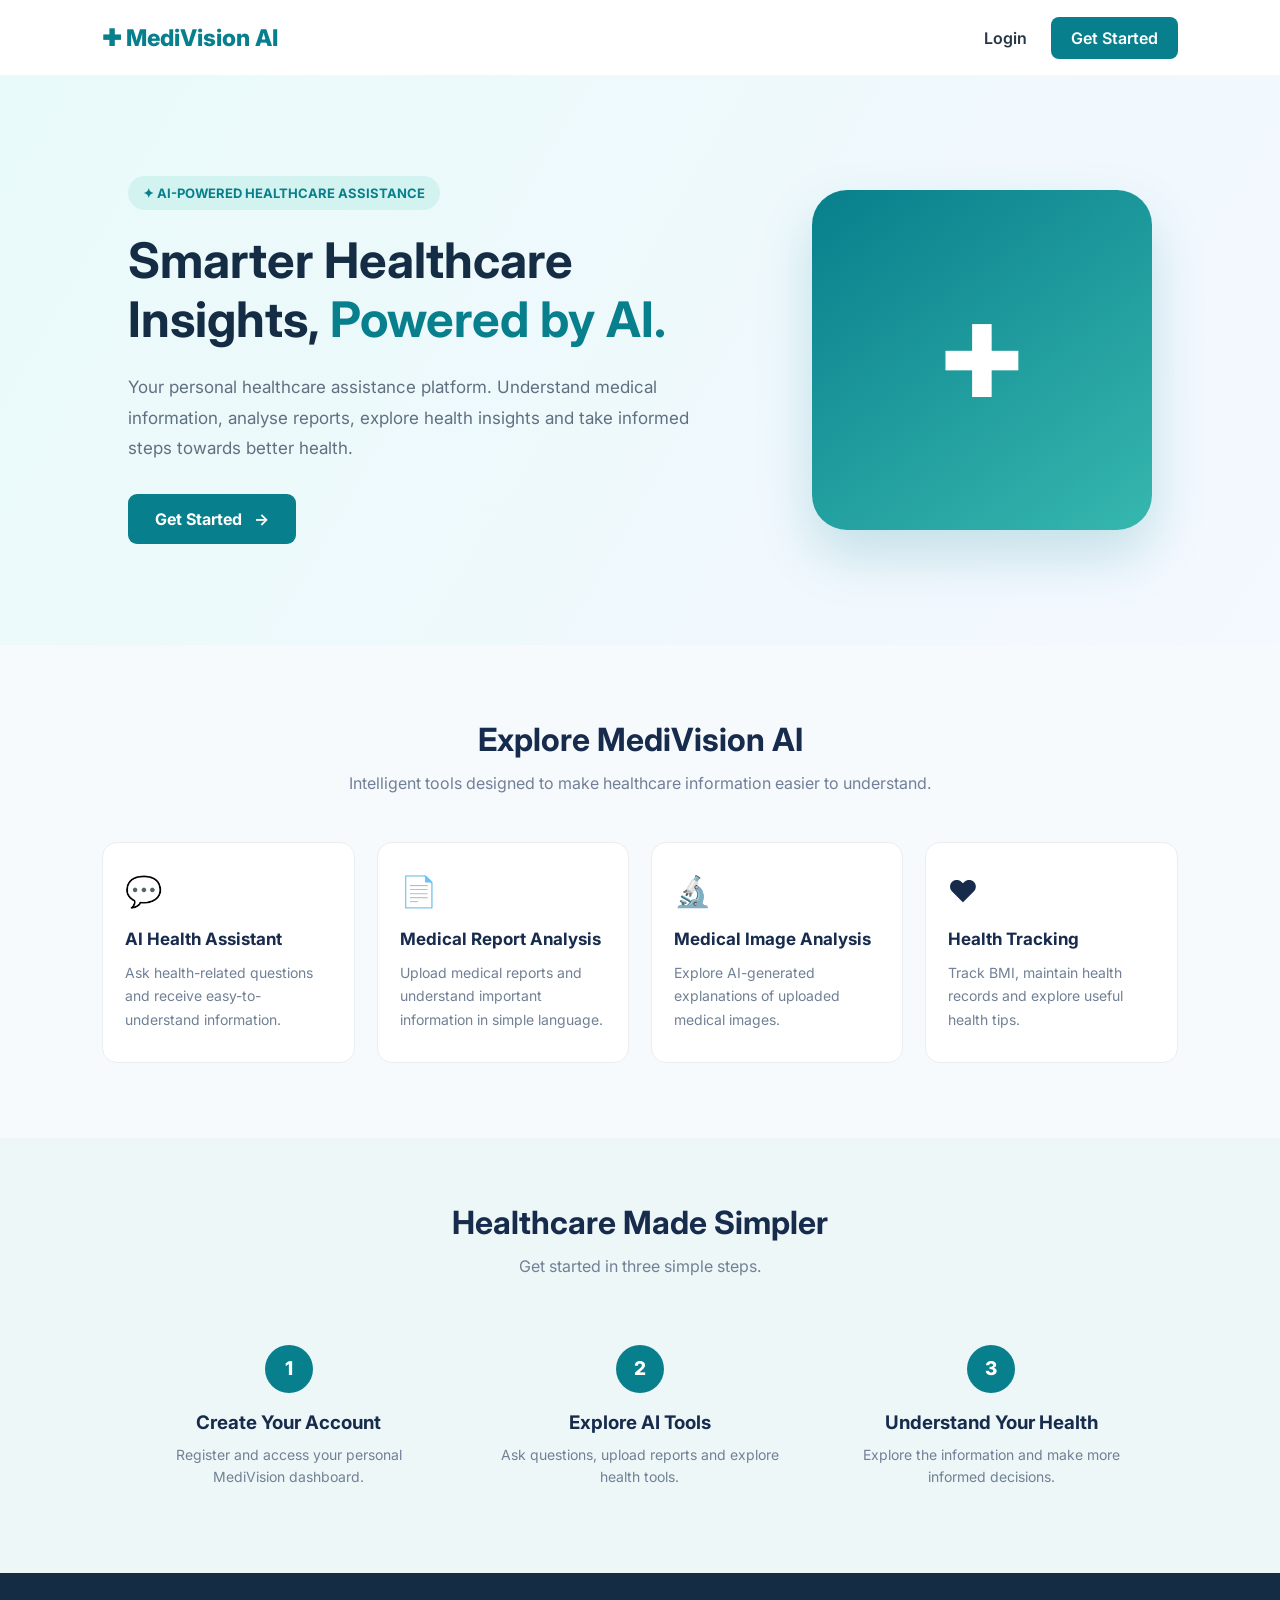
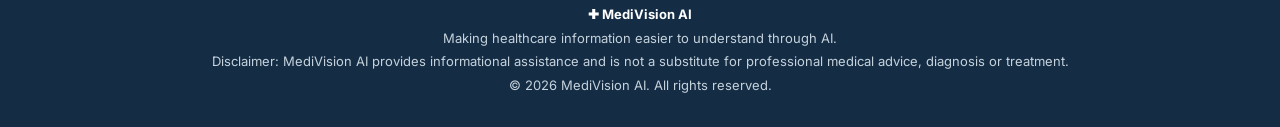
<file: templates/index.html>
<!DOCTYPE html>
<html lang="en">
<head>
    <meta charset="UTF-8">
    <meta name="viewport" content="width=device-width, initial-scale=1.0">
    <title>MediVision AI | Smarter Healthcare</title>

    <link href="https://fonts.googleapis.com/css2?family=Inter:wght@400;500;600;700;800&display=swap" rel="stylesheet">

    <style>
        * {
            margin: 0;
            padding: 0;
            box-sizing: border-box;
        }

        body {
            font-family: 'Inter', sans-serif;
            background: #f7fafc;
            color: #172b4d;
        }

        /* Navigation */
        nav {
            height: 75px;
            padding: 0 8%;
            display: flex;
            align-items: center;
            justify-content: space-between;
            background: white;
            box-shadow: 0 2px 15px rgba(0,0,0,0.04);
        }

        .logo {
            font-size: 23px;
            font-weight: 800;
            color: #087f8c;
        }

        .nav-buttons a {
            text-decoration: none;
            margin-left: 20px;
            font-weight: 600;
            color: #263746;
        }

        .nav-buttons .signup {
            background: #087f8c;
            color: white;
            padding: 11px 20px;
            border-radius: 8px;
        }

        /* Hero */
        .hero {
            min-height: 570px;
            padding: 90px 10%;
            display: flex;
            align-items: center;
            justify-content: space-between;
            gap: 50px;
            background: linear-gradient(120deg, #e9fafa, #f4f8ff);
        }

        .hero-content {
            max-width: 600px;
        }

        .tag {
            display: inline-block;
            background: #d3f3f0;
            color: #087f8c;
            padding: 9px 15px;
            border-radius: 30px;
            font-size: 13px;
            font-weight: 700;
            margin-bottom: 22px;
        }

        .hero h1 {
            font-size: 49px;
            line-height: 1.2;
            margin-bottom: 22px;
            color: #142d45;
        }

        .hero h1 span {
            color: #087f8c;
        }

        .hero p {
            font-size: 17px;
            line-height: 1.8;
            color: #607080;
            margin-bottom: 30px;
        }

        .primary-btn {
            display: inline-block;
            background: #087f8c;
            color: white;
            padding: 15px 27px;
            border-radius: 9px;
            text-decoration: none;
            font-weight: 700;
            transition: 0.3s;
        }

        .primary-btn:hover {
            background: #06636d;
            transform: translateY(-2px);
        }

        .hero-visual {
            width: 340px;
            height: 340px;
            border-radius: 35px;
            background: linear-gradient(145deg, #087f8c, #36b7ae);
            display: flex;
            align-items: center;
            justify-content: center;
            color: white;
            font-size: 100px;
            box-shadow: 0 25px 55px rgba(8,127,140,0.2);
            flex-shrink: 0;
        }

        /* Features */
        .features {
            padding: 75px 8%;
            text-align: center;
        }

        .section-heading {
            font-size: 32px;
            margin-bottom: 12px;
            color: #172b4d;
        }

        .section-description {
            color: #718096;
            margin-bottom: 45px;
            line-height: 1.6;
        }

        .feature-grid {
            display: grid;
            grid-template-columns: repeat(4, 1fr);
            gap: 22px;
        }

        .feature-card {
            background: white;
            padding: 30px 22px;
            border-radius: 15px;
            text-align: left;
            border: 1px solid #e8eef2;
            transition: 0.3s;
        }

        .feature-card:hover {
            transform: translateY(-6px);
            box-shadow: 0 12px 30px rgba(0,0,0,0.07);
        }

        .feature-icon {
            font-size: 30px;
            margin-bottom: 20px;
        }

        .feature-card h3 {
            font-size: 17px;
            margin-bottom: 12px;
        }

        .feature-card p {
            color: #718096;
            font-size: 14px;
            line-height: 1.7;
        }

        /* How it works */
        .how-it-works {
            padding: 65px 10%;
            background: #edf7f7;
            text-align: center;
        }

        .steps {
            display: grid;
            grid-template-columns: repeat(3, 1fr);
            gap: 30px;
            margin-top: 40px;
        }

        .step {
            padding: 20px;
        }

        .step-number {
            width: 48px;
            height: 48px;
            margin: 0 auto 18px;
            border-radius: 50%;
            background: #087f8c;
            color: white;
            display: flex;
            align-items: center;
            justify-content: center;
            font-weight: 800;
            font-size: 19px;
        }

        .step h3 {
            margin-bottom: 10px;
        }

        .step p {
            color: #718096;
            font-size: 14px;
            line-height: 1.6;
        }

        /* Footer */
        footer {
            background: #142d45;
            color: #c5d2dc;
            text-align: center;
            padding: 30px 15px;
            font-size: 13px;
            line-height: 1.8;
        }

        footer strong {
            color: white;
        }

        /* Responsive */
        @media (max-width: 900px) {
            .hero {
                flex-direction: column;
                text-align: center;
            }

            .hero h1 {
                font-size: 38px;
            }

            .hero-visual {
                width: 250px;
                height: 250px;
                font-size: 75px;
            }

            .feature-grid {
                grid-template-columns: repeat(2, 1fr);
            }
        }

        @media (max-width: 550px) {
            nav {
                padding: 0 5%;
            }

            .logo {
                font-size: 18px;
            }

            .nav-buttons a {
                margin-left: 8px;
                font-size: 12px;
            }

            .hero {
                padding: 65px 7%;
            }

            .hero h1 {
                font-size: 32px;
            }

            .feature-grid,
            .steps {
                grid-template-columns: 1fr;
            }

            .section-heading {
                font-size: 26px;
            }
        }
    </style>
</head>

<body>

    <!-- Navigation -->
    <nav>
        <div class="logo">✚ MediVision AI</div>

        <div class="nav-buttons">
            <a href="/login">Login</a>
            <a href="/register" class="signup">Get Started</a>
        </div>
    </nav>

    <!-- Hero Section -->
    <section class="hero">
        <div class="hero-content">
            <div class="tag">✦ AI-POWERED HEALTHCARE ASSISTANCE</div>

            <h1>
                Smarter Healthcare Insights,
                <span>Powered by AI.</span>
            </h1>

            <p>
                Your personal healthcare assistance platform.
                Understand medical information, analyse reports,
                explore health insights and take informed steps
                towards better health.
            </p>

            <a href="/register" class="primary-btn">
                Get Started &nbsp; →
            </a>
        </div>

        <div class="hero-visual">
            ✚
        </div>
    </section>

    <!-- Features Section -->
    <section class="features">
        <h2 class="section-heading">Explore MediVision AI</h2>

        <p class="section-description">
            Intelligent tools designed to make healthcare information
            easier to understand.
        </p>

        <div class="feature-grid">

            <div class="feature-card">
                <div class="feature-icon">💬</div>
                <h3>AI Health Assistant</h3>
                <p>
                    Ask health-related questions and receive
                    easy-to-understand information.
                </p>
            </div>

            <div class="feature-card">
                <div class="feature-icon">📄</div>
                <h3>Medical Report Analysis</h3>
                <p>
                    Upload medical reports and understand
                    important information in simple language.
                </p>
            </div>

            <div class="feature-card">
                <div class="feature-icon">🔬</div>
                <h3>Medical Image Analysis</h3>
                <p>
                    Explore AI-generated explanations of
                    uploaded medical images.
                </p>
            </div>

            <div class="feature-card">
                <div class="feature-icon">❤️</div>
                <h3>Health Tracking</h3>
                <p>
                    Track BMI, maintain health records and
                    explore useful health tips.
                </p>
            </div>

        </div>
    </section>

    <!-- How It Works -->
    <section class="how-it-works">
        <h2 class="section-heading">Healthcare Made Simpler</h2>

        <p class="section-description">
            Get started in three simple steps.
        </p>

        <div class="steps">

            <div class="step">
                <div class="step-number">1</div>
                <h3>Create Your Account</h3>
                <p>Register and access your personal MediVision dashboard.</p>
            </div>

            <div class="step">
                <div class="step-number">2</div>
                <h3>Explore AI Tools</h3>
                <p>Ask questions, upload reports and explore health tools.</p>
            </div>

            <div class="step">
                <div class="step-number">3</div>
                <h3>Understand Your Health</h3>
                <p>Explore the information and make more informed decisions.</p>
            </div>

        </div>
    </section>

    <!-- Footer -->
    <footer>
        <strong>✚ MediVision AI</strong>
        <p>Making healthcare information easier to understand through AI.</p>
        <p>
            Disclaimer: MediVision AI provides informational assistance
            and is not a substitute for professional medical advice,
            diagnosis or treatment.
        </p>
        <p>© 2026 MediVision AI. All rights reserved.</p>
    </footer>

</body>
</html>
</file>
